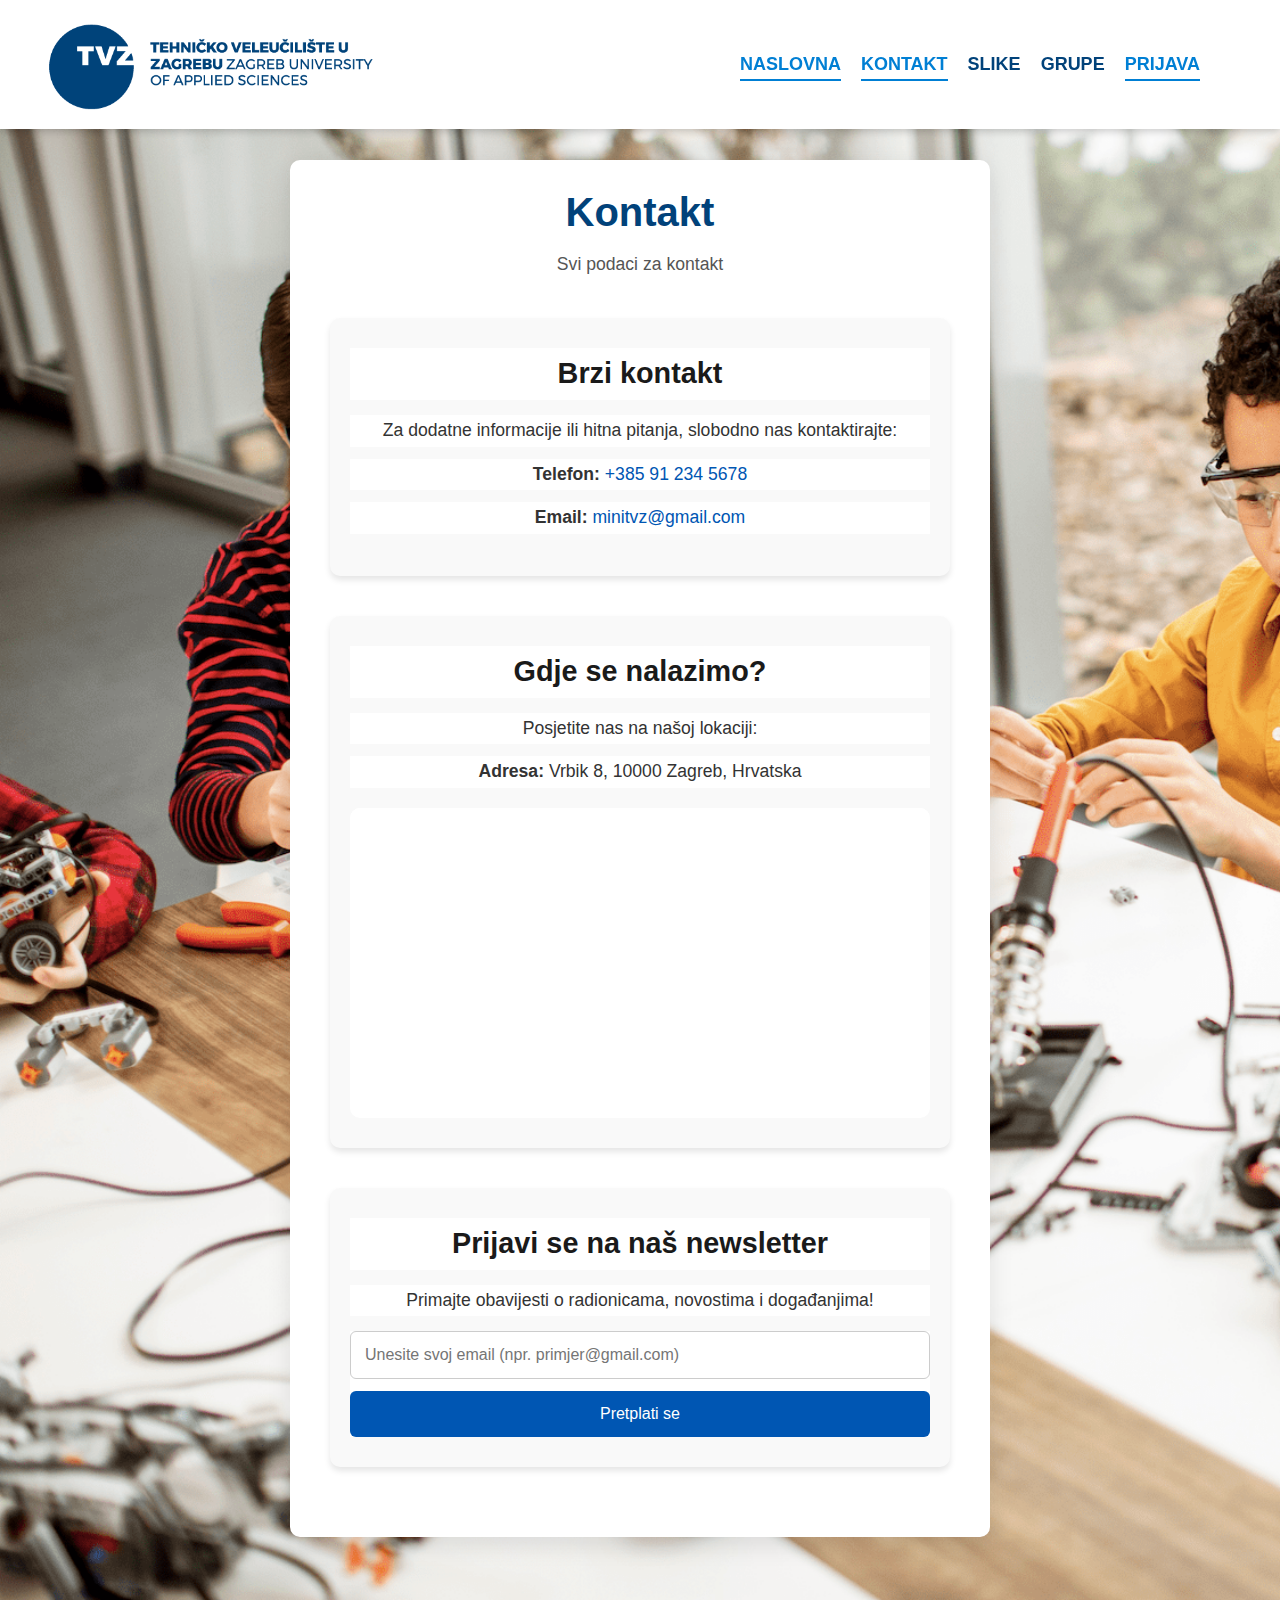
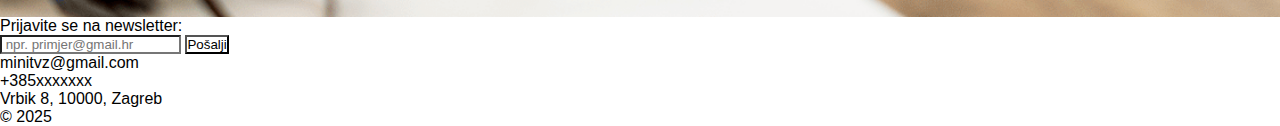
<file: PPRP/kontakt.html>
<!DOCTYPE html>
<html lang="hr">
<head>
    <meta charset="UTF-8">
    <meta name="viewport" content="width=device-width, initial-scale=1.0">
    <title>KONTAKT - Mini TVZ</title>
    <link rel="stylesheet" href="./home.css">
    <link rel="stylesheet" href="./prijava.css">
    <link rel="stylesheet" href="./kontakt.css">
</head>
<body>
    <nav>
        <div><a href="./index.html"><img src="./images_home/tvz_logo.webp" alt="logo tvz organizacije" class="tvz_logo"></a></div>
        <ul class="nav_links">
            <li><a href="./index.html" class="aktivni_navLink">NASLOVNA</a></li>
            <li><a href="./kontakt.html" class="aktivni_navLink">KONTAKT</a></li>
            <li><a href="#">SLIKE</a></li>
            <li><a href="#">GRUPE</a></li>
            <li><a href="./prijava.html" class="aktivni_navLink">PRIJAVA</a></li>
        </ul>
    </nav>



     <main class="registracija_main">
        <div class="regForm_okvir">
            <h1>Kontakt</h1>
            <p class="forma_uvod">Svi podaci za kontakt</p>

            <section class="kontakt_info_blok">
                 <h2>Brzi kontakt</h2>
                 <p>Za dodatne informacije ili hitna pitanja, slobodno nas kontaktirajte:</p>
                 <p><strong>Telefon:</strong> <a href="tel:+385912345678">+385 91 234 5678</a></p>
                 <p><strong>Email:</strong> <a href="mailto:minitvz@gmail.com">minitvz@gmail.com</a></p>
            </section>


            <section class="lokacija_info_blok">
                 <h2>Gdje se nalazimo?</h2>
                 <p>Posjetite nas na našoj lokaciji:</p>
                 <p><strong>Adresa:</strong> Vrbik 8, 10000 Zagreb, Hrvatska</p>

            <div class="mapa_okvir">
                 <iframe 
                 src="https://www.google.com/maps/embed?pb=!1m18!1m12!1m3!1d2781.2346334928866!2d15.97432801555768!3d45.797528779106316!2m3!1f0!2f0!3f0!3m2!1i1024!2i768!4f13.1!3m3!1m2!1s0x4765d6f4d2607955%3A0x3c46a5a1d72826f4!2sVrbik%208%2C%2010000%2C%20Zagreb!5e0!3m2!1shr!2shr!4v1717500000000!5m2!1shr!2shr" 
                 width="100%" 
                 height="300" 
                 style="border:0;" 
                 allowfullscreen="" 
                 loading="lazy" 
            referrerpolicy="no-referrer-when-downgrade">
            </iframe>
            </div>
           </section>


            <section class="newsletter_sekcija">
                <h2>Prijavi se na naš newsletter</h2>
                <p>Primajte obavijesti o radionicama, novostima i događanjima!</p>
                <form action="#" method="post" class="newsletter_forma">
                <input type="email" name="newsletter_email" placeholder="Unesite svoj email (npr. primjer@gmail.com)" required>
                <button type="submit">Pretplati se</button>
                </form>
            </section>
        </div>
    </main>
<footer class="footer">
        <div class="footer_newsletter">
            <p id="newstext">Prijavite se na newsletter:</p>
            <input type="text" class="inputnews" placeholder=" npr. primjer@gmail.hr">
            <button class="newsletterbtn">Pošalji</button>
        </div>
        <div class="footer_contact">
            <p>minitvz@gmail.com</p>
            <p>+385xxxxxxx</p>
            <p>Vrbik 8, 10000, Zagreb</p>
            <p>&#169 2025</p>
        </div>
    </footer>
</body>
</html>
</file>
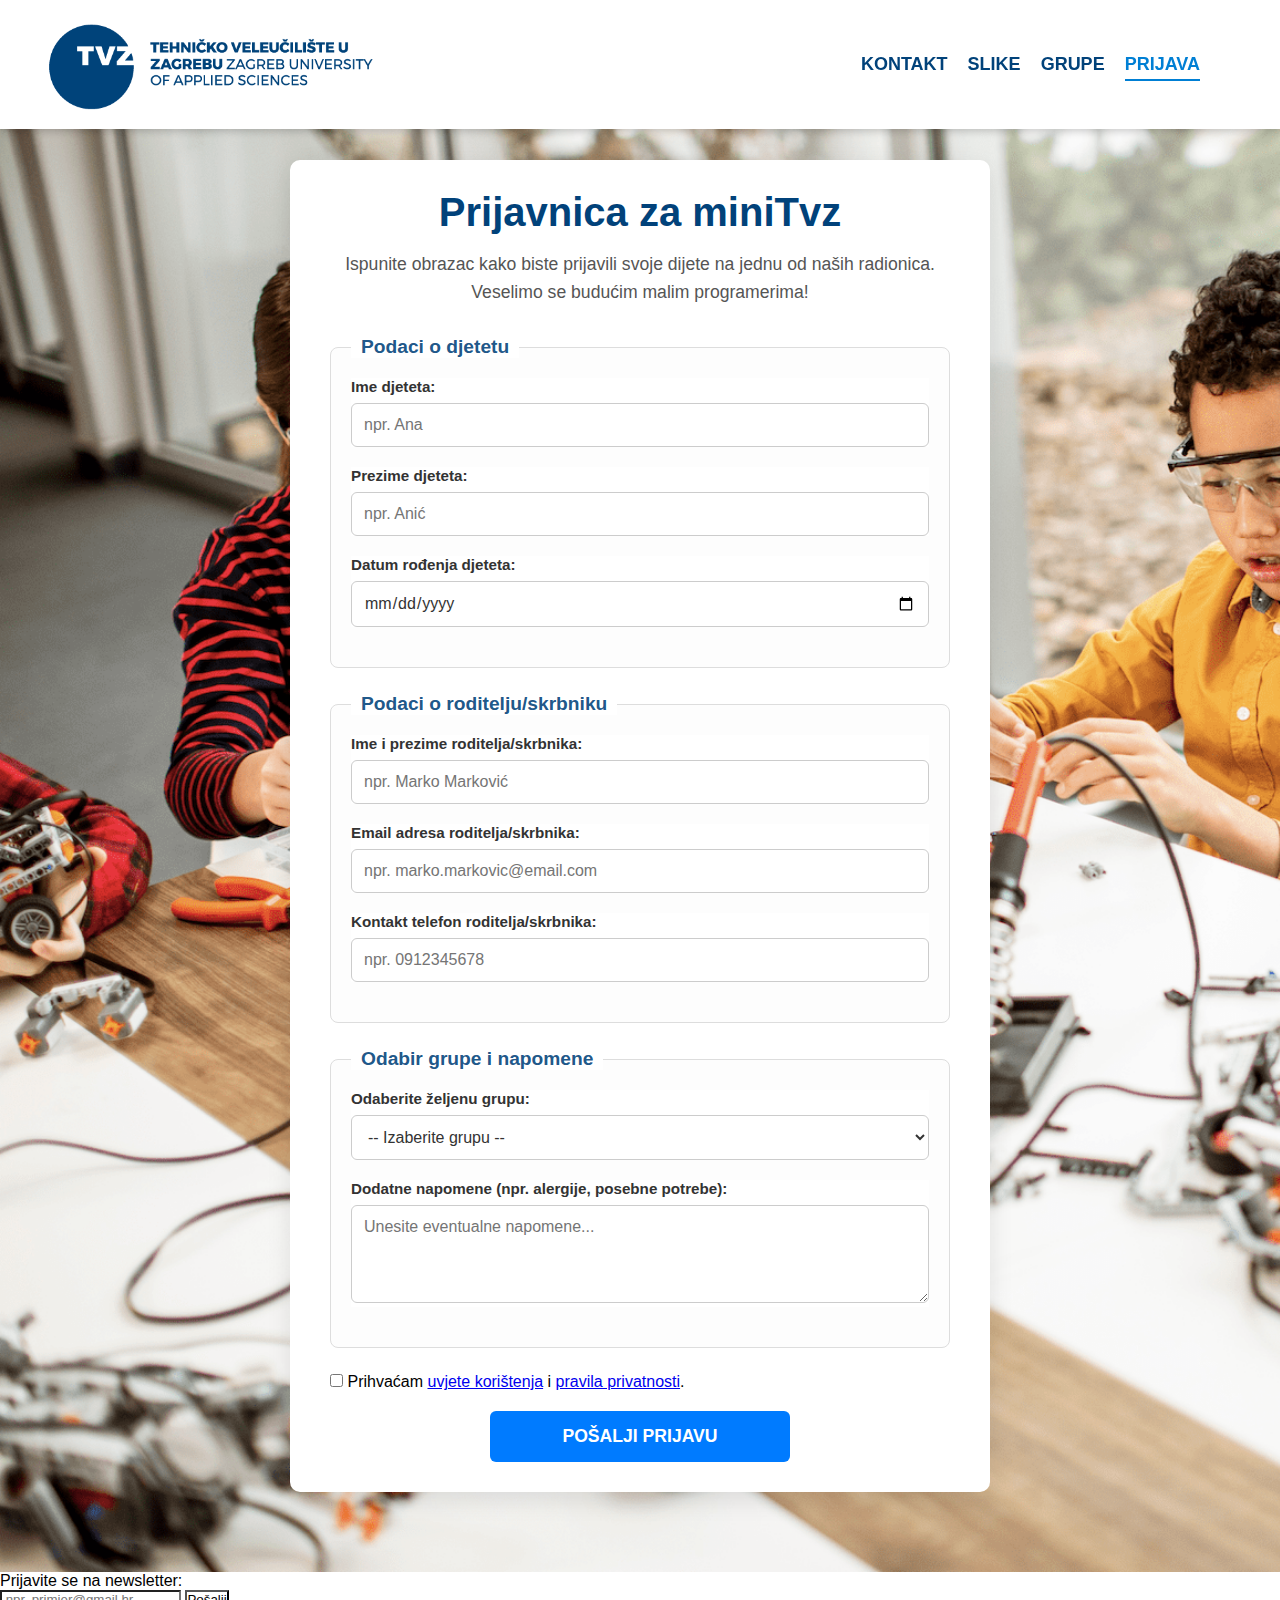
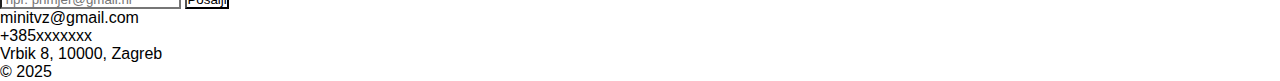
<file: PPRP/prijava.html>
<!DOCTYPE html>
<html lang="hr">
<head>
    <meta charset="UTF-8">
    <meta name="viewport" content="width=device-width, initial-scale=1.0">
    <title>Prijava - MINI Tvz</title>
    <link rel="stylesheet" href="./home.css">
    <link rel="stylesheet" href="./prijava.css">
</head>
<body>
    <nav>
        <div><a href="./index.html"><img src="./images_home/tvz_logo.webp" alt="logo tvz organizacije" class="tvz_logo"></a></div>
        <ul class="nav_links">
            <li><a href="#">KONTAKT</a></li>
            <li><a href="#">SLIKE</a></li>
            <li><a href="#">GRUPE</a></li>
            <li><a href="./prijava.html" class="aktivni_navLink">PRIJAVA</a></li>
        </ul>
    </nav>

    

    <main class="registracija_main">
        <div class="regForm_okvir">
            <h1>Prijavnica za miniTvz</h1>
            <p class="forma_uvod">Ispunite obrazac kako biste prijavili svoje dijete na jednu od naših radionica. Veselimo se budućim malim programerima!</p>

            <form action="#" method="#">
                <fieldset>
                    <legend>Podaci o djetetu</legend>
                    <div class="forma_grupaDiv">
                        <label for="dijete_imeValue">Ime djeteta:</label>
                        <input type="text" id="dijete_imeValue" name="child_name" placeholder="npr. Ana" required>
                    </div>
                    <div class="forma_grupaDiv">
                        <label for="dijete_prezimeValue">Prezime djeteta:</label>
                        <input type="text" id="dijete_prezimeValue" name="child_lastname" placeholder="npr. Anić" required>
                    </div>
                    <div class="forma_grupaDiv">
                        <label for="dijete_datumRod">Datum rođenja djeteta:</label>
                        <input type="date" id="dijete_datumRod" name="child_dob" required>
                    </div>
                </fieldset>

                <fieldset>
                    <legend>Podaci o roditelju/skrbniku</legend>
                    <div class="forma_grupaDiv">
                        <label for="roditelj_imeValue">Ime i prezime roditelja/skrbnika:</label>
                        <input type="text" id="roditelj_imeValue" name="parent_name" placeholder="npr. Marko Marković" required>
                    </div>
                    <div class="forma_grupaDiv">
                        <label for="roditelj_emailAdresa">Email adresa roditelja/skrbnika:</label>
                        <input type="email" id="roditelj_emailAdresa" name="parent_email" placeholder="npr. marko.markovic@email.com" required>
                    </div>
                    <div class="forma_grupaDiv">
                        <label for="roditelj_mobKontakt">Kontakt telefon roditelja/skrbnika:</label>
                        <input type="tel" id="roditelj_mobKontakt" name="parent_phone" placeholder="npr. 0912345678" required>
                    </div>
                </fieldset>

                <fieldset>
                    <legend>Odabir grupe i napomene</legend>
                    <div class="forma_grupaDiv">
                        <label for="grupa_odaberiSelect">Odaberite željenu grupu:</label>
                        <select id="grupa_odaberiSelect" name="group_selection" required>
                            <option value="" disabled selected>-- Izaberite grupu --</option>
                            <option value="9-11">Grupa 9-11 godina (Početnici)</option>
                            <option value="11-13">Grupa 11-13 godina (Osnovno programiranje)</option>
                            <option value="13-15">Grupa 13-15 godina (Robotika)</option>
                            <option value="15-17">Grupa 15-17 godina (Napredno programiranje)</option>
                        </select>
                    </div>
                    <div class="forma_grupaDiv">
                        <label for="biljeske_textPolje">Dodatne napomene (npr. alergije, posebne potrebe):</label>
                        <textarea id="biljeske_textPolje" name="notes" rows="4" placeholder="Unesite eventualne napomene..."></textarea>
                    </div>
                </fieldset>

                <div class="uvijeticheck">
                    <input type="checkbox" id="uvjeti_potvrdaCheck" name="terms_agree" required>
                    <label for="uvjeti_potvrdaCheck" class="checkbox_oznakaLabel">Prihvaćam <a href="#" target="_blank">uvjete korištenja</a> i <a href="#" target="_blank">pravila privatnosti</a>.</label>
                </div>

                <button type="submit" class="submit_gumbFinal">Pošalji prijavu</button>
            </form>
        </div>
    </main>

    <footer class="footer">
        <div class="footer_newsletter">
            <p id="newstext">Prijavite se na newsletter:</p>
            <input type="text" class="inputnews" placeholder=" npr. primjer@gmail.hr">
            <button class="newsletterbtn">Pošalji</button>
        </div>
        <div class="footer_contact">
            <p>minitvz@gmail.com</p>
            <p>+385xxxxxxx</p>
            <p>Vrbik 8, 10000, Zagreb</p>
            <p>&#169 2025</p>
        </div>
    </footer>
</body>
</html>
</file>
<file: PPRP/home.css>
*{
    font-family:Arial, Helvetica, sans-serif;
    margin: 0;
    padding: 0;
    box-sizing: border-box;
    background-color: rgb(255, 255, 255);
}

nav{
    display: flex;
    justify-content: space-between;
    align-items: center;
    padding: 10px 30px;
    box-shadow: 10px;
    position: fixed;
    width: 100%;
    z-index: 1000;
    box-shadow: 0px 2px 8px rgba(0, 0, 0, 0.2); 
}

.nav_links{
    list-style: none;
    display: flex;
    gap: 20px;
    margin-right: 50px;
}

.nav_links li a{
    color: rgba(1,66,122,255);
    font-weight: bolder;
    text-decoration: none;
    font-size: 18px;
    transition-duration: 0.2s;
}

.nav_links li a:hover{
    color: rgb(0, 127, 212);
}

.tvz_logo{
    height: 100px;
    margin-top: 5px;
    width: auto;
}


.hero-section {
    height: 900px;
    background-image: url('./images_home/main_image.jpg');
    background-size: cover;
    background-position: center;
    position: relative;
    display: flex;
    align-items: center;
    justify-content: center;
    color: white;
    text-align: center;
    box-shadow: 0 10px 100px rgba(1,66,122,0.7);
    z-index: 0;
}

.hero-content {
    margin-top: 150px;
    background: rgba(1,66,122,0.7);
    padding: 20px 20px;
    border-radius: 10px;
    width: 30%;
    height: auto;
    text-shadow: 1px 1px 3px rgba(0, 0, 0, 0.8);
    box-shadow: 1px 1px 5px rgba(10, 10, 0, 1);
}

.hero-content h1 {
    font-size: 3rem;
    margin-bottom: 20px;
    background-color: transparent;
    
}

.hero-content p {
    font-size: 1.2rem;
    background-color: transparent;
    margin-bottom: 10px;
}

.prijava_btn{
    background-color: rgb(0, 127, 212);
    color: white;
    border-radius: 10px;
    border: none;
    height: 40px;
    width: 180px;
    transition-duration: 0.4s;
    font-weight: bold;
}

.prijava_btn:hover{
    background-color:rgb(0, 160, 212);
}

.row-section{
    display: flex;
    flex-wrap: nowrap;
    justify-content: center;
    align-items: top;
    gap: 100px;
    margin: 110px 10px;
    flex-direction: row;
}

.row_content_first{
    display: flex;
    flex-direction: row-reverse;
    justify-content: center;
    align-items: top;
}

.row_content_texts{
    font-size: 1.33rem;
    display: flex;
    flex-direction: column; 
    justify-content: top;
    align-items: center; 
    text-align: center; 
    margin-left: 70px;
    margin-right: 70px;
    max-width: 500px;
    text-align: left;
}

.row_content_texts h2{
    margin-bottom: 15px;
}

.row_content_second{
    display: flex;
    flex-direction: row;
}


.first_row_img{
    height: 700px;
    width: auto;
    object-fit: cover;
    border-radius: 8px;
}

#first_opis{
    margin-top: 15px;
    width: 500px;
}

.rectangle_bar{
    display: flex;
    flex-direction: row;
    justify-content: space-evenly;
    align-items: center;
    color: rgb(255, 255, 255);
    width: 100%;
    background-color: rgba(1,66,122,1);
    height: 300px;
}

.rectangle_bar p, h3{
    background-color: transparent;
}

.rectangle_content{
    display: flex;
    flex-direction: column;
    background-color: transparent;
    text-align: center;
    gap: 10px;
    max-width: 400px;
}

@media (max-width: 1000px) {
    .row-section{
        flex-direction: column;
        margin-left: 150px;
    }
}
</file>
<file: PPRP/prijava.css>
.nav_links li a.aktivni_navLink {
    color: rgb(0, 127, 212);
    border-bottom: 2px solid rgb(0, 127, 212);
    padding-bottom: 5px;
}

.registracija_main {
    padding-top: 140px;
    padding-bottom: 60px;
    display: flex;
    justify-content: center;
    align-items: flex-start;
    min-height: calc(100vh - 150px);
    background-image: url(./images_home/prijava_pozadina.png);
    background-size: cover;

}


.regForm_okvir {
    background-color: #ffffff;
    padding: 30px 40px;
    border-radius: 10px;
    box-shadow: 0 8px 25px rgba(0, 0, 0, 0.1);
    width: 100%;
    max-width: 700px;
    margin: 20px;
}

.regForm_okvir h1 {
    text-align: center;
    color: rgba(1, 66, 122, 1);
    margin-bottom: 15px;
    font-size: 2.5rem;
}

.regForm_okvir .forma_uvod {
    text-align: center;
    color: #555;
    margin-bottom: 30px;
    font-size: 1.1rem;
    line-height: 1.6;
}

fieldset {
    border: 1px solid #ddd;
    border-radius: 8px;
    padding: 20px;
    margin-bottom: 25px;
    background-color: #fdfdfd;
}

legend {
    padding: 0 10px;
    font-weight: bold;
    color: rgba(1, 66, 122, 0.9);
    font-size: 1.2rem;
}

.forma_grupaDiv {
    margin-bottom: 20px;
}

.forma_grupaDiv label {
    display: block;
    font-weight: bold;
    margin-bottom: 8px;
    color: #333;
    font-size: 0.95rem;
}

.forma_grupaDiv input[type="text"],
.forma_grupaDiv input[type="email"],
.forma_grupaDiv input[type="tel"],
.forma_grupaDiv input[type="date"],
.forma_grupaDiv select,
.forma_grupaDiv textarea {
    width: 100%;
    padding: 12px;
    border: 1px solid #ccc;
    border-radius: 6px;
    box-sizing: border-box;
    font-size: 1rem;
    color: #333;
    transition: border-color 0.3s ease, box-shadow 0.3s ease;
}

.forma_grupaDiv input:focus,
.forma_grupaDiv select:focus,
.forma_grupaDiv textarea:focus {
    border-color: rgba(1, 66, 122, 1);
    box-shadow: 0 0 0 0.2rem rgba(1, 66, 122, 0.25);
    outline: none;
}

.forma_grupaDiv textarea {
    resize: vertical;
    min-height: 80px;
}



.forma_grupaDiv.checkbox_grupaArea {
    display: flex;
    align-items: center;
    margin-top: 15px;
    margin-bottom: 25px;
}

.forma_grupaDiv.checkbox_grupaArea input[type="checkbox"] {
    width: auto;
    margin-right: 10px;
    appearance: none;
    -webkit-appearance: none;
    height: 20px;
    width: 20px;
    background-color: #fff;
    border: 1px solid #ccc;
    border-radius: 4px;
    cursor: pointer;
    position: relative;
    outline: none;
}

.uvijeticheck{
    margin-top: 20px;
}


.submit_gumbFinal {
    display: block;
    width: 100%;
    max-width: 300px;
    margin: 20px auto 0 auto;
    padding: 15px 20px;
    background-color: #007bff;
    color: white;
    border: none;
    border-radius: 6px;
    font-size: 1.1rem;
    font-weight: bold;
    cursor: pointer;
    transition: background-color 0.3s ease, transform 0.2s ease;
    text-transform: uppercase;
}

.submit_gumbFinal:hover {
    background-color: #0056b3;
    transform: translateY(-2px);
}

.submit_gumbFinal:active {
    background-color: #004085;
    transform: translateY(0);
}

@media (max-width: 768px) {
    .regForm_okvirWrapper {
        margin: 20px 15px;
        padding: 20px;
    }

    .regForm_okvirWrapper h1 {
        font-size: 2rem;
    }

    .forma_grupaDiv label {
        font-size: 0.9rem;
    }

    .forma_grupaDiv input[type="text"],
    .forma_grupaDiv input[type="email"],
    .forma_grupaDiv input[type="tel"],
    .forma_grupaDiv input[type="date"],
    .forma_grupaDiv select,
    .forma_grupaDiv textarea {
        padding: 10px;
        font-size: 0.95rem;
    }

    .submit_gumbFinal {
        padding: 12px 15px;
        font-size: 1rem;
    }
}

@media (max-width: 480px) {
    .registracija_glavniKontejner {
        padding-top: 120px;
    }
     .regForm_okvirWrapper h1 {
        font-size: 1.8rem;
    }
    .forma_uvodP {
        font-size: 1rem;
    }
}
</file>
<file: PPRP/kontakt.css>
.kontakt_info_blok,
.lokacija_info_blok,
.newsletter_sekcija {
    font-family: 'Segoe UI', Roboto, Arial, sans-serif;
    background-color: #f9f9f9;
    padding: 30px 20px;
    margin: 40px auto;
    max-width: 700px;
    border-radius: 10px;
    box-shadow: 0 4px 6px rgba(0,0,0,0.1);
    text-align: center;
    line-height: 1.8; 
}


.kontakt_info_blok h2,
.lokacija_info_blok h2,
.newsletter_sekcija h2 {
    color: #1a1a1a;
    font-size: 1.8em;
    margin-bottom: 15px;
}


.kontakt_info_blok p,
.lokacija_info_blok p,
.newsletter_sekcija p {
    font-size: 1.1em;
    color: #333;
    margin-bottom: 12px;
}


.kontakt_info_blok a {
    color: #0056b3;
    text-decoration: none;
}

.kontakt_info_blok a:hover {
    text-decoration: underline;
}


.mapa_okvir {
    margin-top: 20px;
    border-radius: 10px;
    overflow: hidden;
}


.newsletter_forma {
    display: flex;
    flex-direction: column;
    gap: 12px;
    margin-top: 15px;
}

.newsletter_forma input[type="email"] {
    padding: 14px;
    font-size: 1em;
    border: 1px solid #ccc;
    border-radius: 6px;
}

.newsletter_forma button {
    padding: 14px;
    font-size: 1em;
    background-color: #0056b3;
    color: white;
    border: none;
    border-radius: 6px;
    cursor: pointer;
    transition: background-color 0.3s ease;
}

.newsletter_forma button:hover {
    background-color: #003f80;
}
</file>
